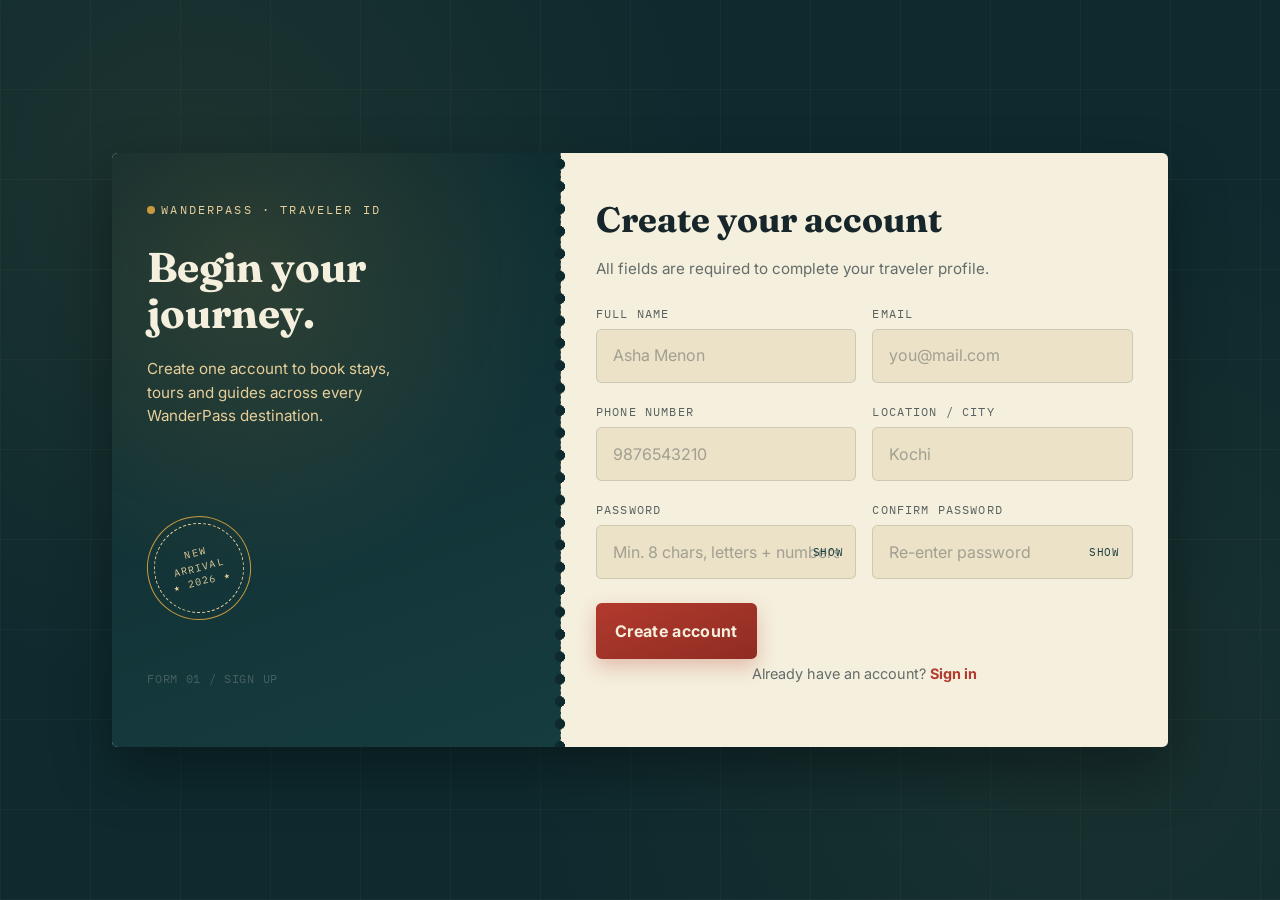
<file: index.html>
<!DOCTYPE html>
<html lang="en">
<head>
<meta charset="UTF-8" />
<meta http-equiv="refresh" content="0; url=signup.html" />
<title>WanderPass</title>
</head>
<body>
<p>Redirecting to <a href="signup.html">sign up</a>…</p>
</body>
</html>
</file>
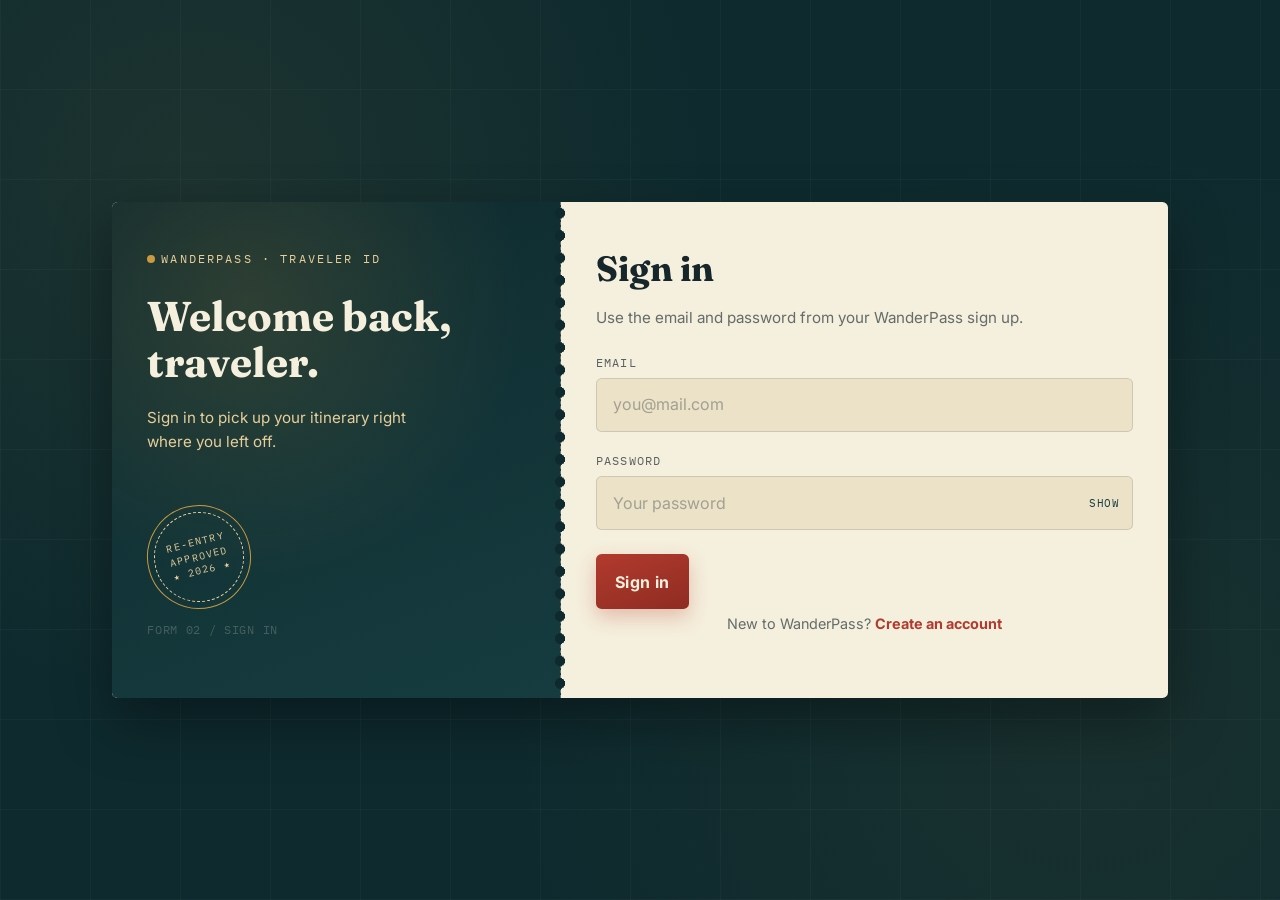
<file: landing.html>
<!DOCTYPE html>
<html lang="en">
<head>
<meta charset="UTF-8" />
<meta name="viewport" content="width=device-width, initial-scale=1.0" />
<title>Explore — WanderPass</title>
<link rel="preconnect" href="https://fonts.googleapis.com" />
<link href="https://fonts.googleapis.com/css2?family=Fraunces:opsz,wght@9..144,500;9..144,600&family=Inter:wght@400;500;600;700&family=IBM+Plex+Mono:wght@400;500&display=swap" rel="stylesheet" />
<link rel="stylesheet" href="css/style.css" />
</head>
<body>
<div class="landing">
  <nav class="landing__nav">
    <span class="brand">WanderPass</span>
    <button id="logout-btn" type="button">Sign out</button>
  </nav>

  <section class="landing__hero">
    <span class="eyebrow">Traveler Dashboard</span>
    <h1>Welcome, <span id="welcome-name">Traveler</span> — where to next?</h1>
    <p>You're signed in. Browse a few of this season's most-booked destinations below, hand-picked from your WanderPass profile.</p>
  </section>

  <div class="landing__grid">
    <article class="dest-card">
      <h3>Munnar Highlands</h3>
      <p>Misty tea estates and cool hill-station air, best visited October through March.</p>
    </article>
    <article class="dest-card">
      <h3>Alleppey Backwaters</h3>
      <p>Houseboat cruises through palm-lined canals — a slow, scenic way to see Kerala.</p>
    </article>
    <article class="dest-card">
      <h3>Fort Kochi</h3>
      <p>Colonial streets, Chinese fishing nets, and a food scene worth the detour.</p>
    </article>
  </div>
</div>

<script src="js/store.js"></script>
<script src="js/landing.js"></script>
</body>
</html>
</file>
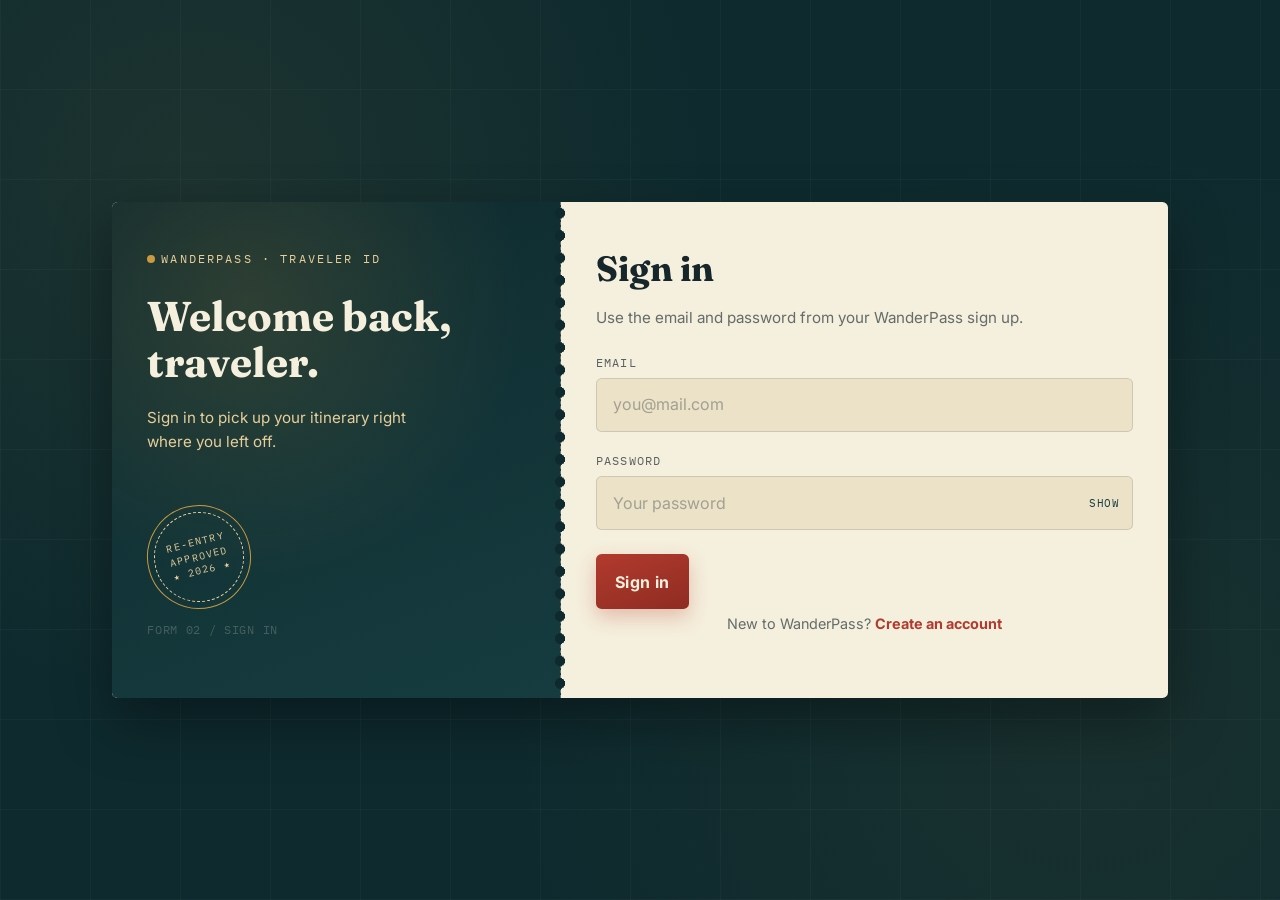
<file: signin.html>
<!DOCTYPE html>
<html lang="en">
<head>
<meta charset="UTF-8" />
<meta name="viewport" content="width=device-width, initial-scale=1.0" />
<title>Sign In — WanderPass</title>
<meta name="description" content="Sign in to your WanderPass traveler account." />
<link rel="preconnect" href="https://fonts.googleapis.com" />
<link href="https://fonts.googleapis.com/css2?family=Fraunces:opsz,wght@9..144,500;9..144,600&family=Inter:wght@400;500;600;700&family=IBM+Plex+Mono:wght@400;500&display=swap" rel="stylesheet" />
<link rel="stylesheet" href="css/style.css" />
</head>
<body>
<main class="voyage-bg">
  <section class="ticket">
    <div class="ticket__stub">
      <div>
        <span class="ticket__mark">WanderPass · Traveler ID</span>
        <h1 class="ticket__title">Welcome back, traveler.</h1>
        <p class="ticket__lede">Sign in to pick up your itinerary right where you left off.</p>
      </div>
      <div class="stamp" aria-hidden="true">
        <span>Re-Entry<br />Approved<br />★ 2026 ★</span>
      </div>
      <p class="ticket__footer-note">FORM 02 / SIGN&nbsp;IN</p>
    </div>

    <div class="ticket__form-panel">
      <div class="panel-head">
        <h2>Sign in</h2>
        <p>Use the email and password from your WanderPass sign up.</p>
      </div>

      <div id="signin-banner" class="form-banner" role="alert"></div>

      <form id="signin-form" novalidate>
        <div class="field" id="email-field">
          <label for="email">Email</label>
          <div class="input-wrap">
            <input type="email" id="email" name="email" placeholder="you@mail.com" autocomplete="email" />
          </div>
          <div class="hint" id="email-hint"></div>
        </div>

        <div class="field" id="password-field">
          <label for="password">Password</label>
          <div class="input-wrap">
            <input type="password" id="password" name="password" placeholder="Your password" autocomplete="current-password" />
            <button type="button" class="pw-toggle" data-target="password" aria-pressed="false">Show</button>
          </div>
          <div class="hint" id="password-hint"></div>
        </div>

        <button type="submit" class="btn-primary">Sign in</button>
        <p class="switch-line">New to WanderPass? <a href="signup.html">Create an account</a></p>
      </form>
    </div>
  </section>
</main>

<script src="js/validators.js"></script>
<script src="js/store.js"></script>
<script src="js/signin.js"></script>
</body>
</html>
</file>
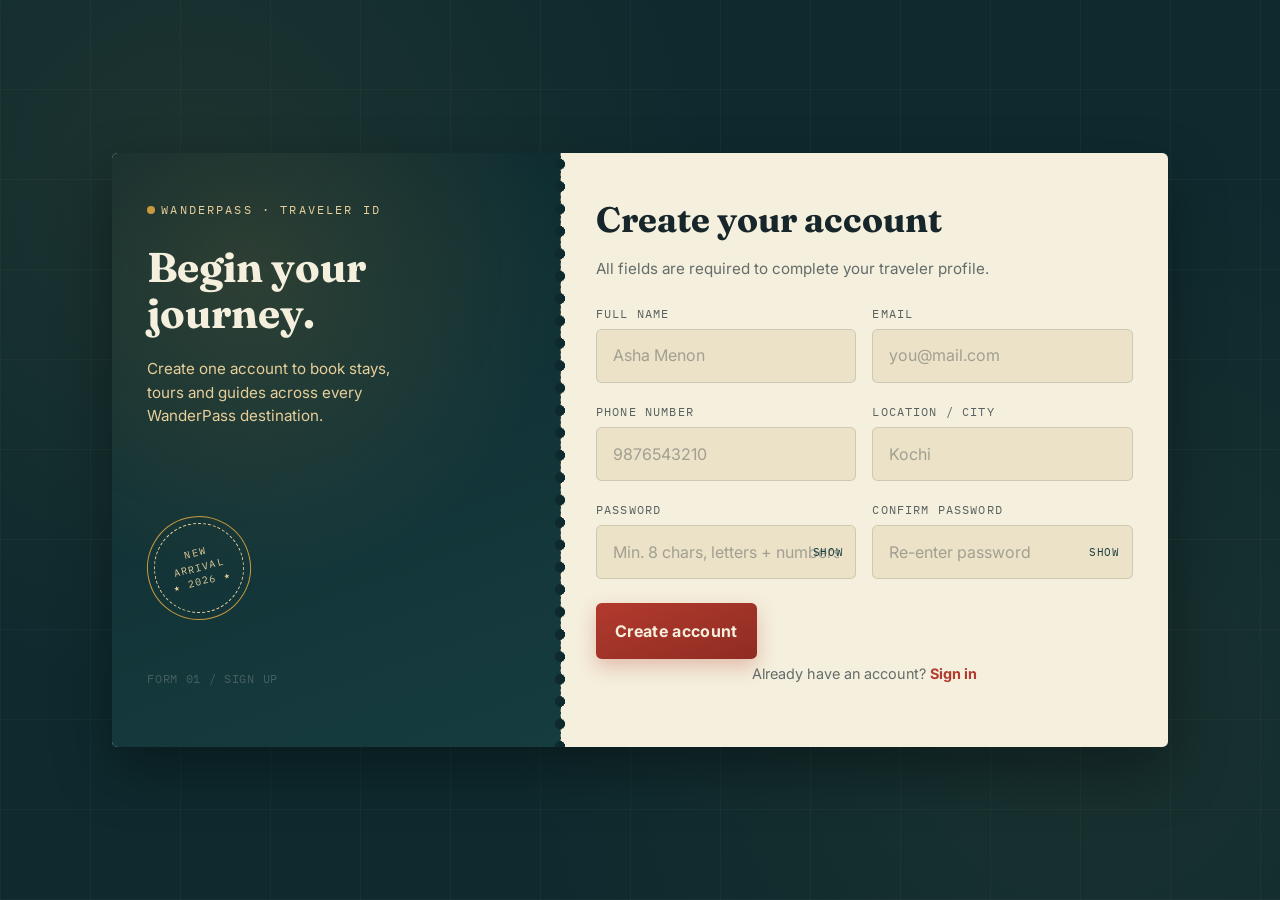
<file: signup.html>
<!DOCTYPE html>
<html lang="en">
<head>
<meta charset="UTF-8" />
<meta name="viewport" content="width=device-width, initial-scale=1.0" />
<title>Sign Up — WanderPass</title>
<meta name="description" content="Create your WanderPass traveler account." />
<link rel="preconnect" href="https://fonts.googleapis.com" />
<link href="https://fonts.googleapis.com/css2?family=Fraunces:opsz,wght@9..144,500;9..144,600&family=Inter:wght@400;500;600;700&family=IBM+Plex+Mono:wght@400;500&display=swap" rel="stylesheet" />
<link rel="stylesheet" href="css/style.css" />
</head>
<body>
<main class="voyage-bg">
  <section class="ticket">
    <div class="ticket__stub">
      <div>
        <span class="ticket__mark">WanderPass · Traveler ID</span>
        <h1 class="ticket__title">Begin your journey.</h1>
        <p class="ticket__lede">Create one account to book stays, tours and guides across every WanderPass destination.</p>
      </div>
      <div class="stamp" aria-hidden="true">
        <span>New<br />Arrival<br />★ 2026 ★</span>
      </div>
      <p class="ticket__footer-note">FORM 01 / SIGN&nbsp;UP</p>
    </div>

    <div class="ticket__form-panel">
      <div class="panel-head">
        <h2>Create your account</h2>
        <p>All fields are required to complete your traveler profile.</p>
      </div>

      <div id="signup-banner" class="form-banner" role="alert"></div>

      <form id="signup-form" novalidate>
        <div class="field-grid cols-2">
          <div class="field" id="fullName-field">
            <label for="fullName">Full name</label>
            <div class="input-wrap">
              <input type="text" id="fullName" name="fullName" placeholder="Asha Menon" autocomplete="name" />
            </div>
            <div class="hint" id="fullName-hint"></div>
          </div>

          <div class="field" id="email-field">
            <label for="email">Email</label>
            <div class="input-wrap">
              <input type="email" id="email" name="email" placeholder="you@mail.com" autocomplete="email" />
            </div>
            <div class="hint" id="email-hint"></div>
          </div>
        </div>

        <div class="field-grid cols-2">
          <div class="field" id="phone-field">
            <label for="phone">Phone number</label>
            <div class="input-wrap">
              <input type="tel" id="phone" name="phone" placeholder="9876543210" autocomplete="tel" inputmode="numeric" maxlength="10" />
            </div>
            <div class="hint" id="phone-hint"></div>
          </div>

          <div class="field" id="city-field">
            <label for="city">Location / City</label>
            <div class="input-wrap">
              <input type="text" id="city" name="city" placeholder="Kochi" autocomplete="address-level2" />
            </div>
            <div class="hint" id="city-hint"></div>
          </div>
        </div>

        <div class="field-grid cols-2">
          <div class="field" id="password-field">
            <label for="password">Password</label>
            <div class="input-wrap">
              <input type="password" id="password" name="password" placeholder="Min. 8 chars, letters + numbers" autocomplete="new-password" />
              <button type="button" class="pw-toggle" data-target="password" aria-pressed="false">Show</button>
            </div>
            <div class="hint" id="password-hint"></div>
          </div>

          <div class="field" id="confirmPassword-field">
            <label for="confirmPassword">Confirm password</label>
            <div class="input-wrap">
              <input type="password" id="confirmPassword" name="confirmPassword" placeholder="Re-enter password" autocomplete="new-password" />
              <button type="button" class="pw-toggle" data-target="confirmPassword" aria-pressed="false">Show</button>
            </div>
            <div class="hint" id="confirmPassword-hint"></div>
          </div>
        </div>

        <button type="submit" class="btn-primary">Create account</button>
        <p class="switch-line">Already have an account? <a href="signin.html">Sign in</a></p>
      </form>
    </div>
  </section>
</main>

<script src="js/validators.js"></script>
<script src="js/store.js"></script>
<script src="js/signup.js"></script>
</body>
</html>
</file>
<file: css/style.css>
/* =========================================================
   WANDERPASS — Auth pages for a tourism platform
   Design language: passport cover x boarding-pass stub
   ========================================================= */

:root {
  /* -- Color tokens -- */
  --ink: #16262b;          /* deep ink navy — primary text */
  --teal-deep: #0e2a2e;    /* passport cover teal — dark panel bg */
  --teal-mid: #163c3f;     /* secondary dark surface */
  --paper: #f5efdd;        /* passport page cream — card bg */
  --paper-dim: #ece2c8;    /* recessed paper (inputs) */
  --gold: #c99a3e;         /* foil / visa gold */
  --gold-soft: #e7cf9a;
  --stamp-red: #b23a2e;    /* ink-stamp red — accent + errors-adjacent but NOT error color */
  --ok-green: #3f7d5c;     /* success green */
  --error-red: #a3312a;    /* validation error */
  --line: rgba(22, 38, 43, 0.14);
  --line-on-dark: rgba(245, 239, 221, 0.22);

  /* -- Type -- */
  --font-display: "Fraunces", "Georgia", serif;
  --font-body: "Inter", "Segoe UI", sans-serif;
  --font-mono: "IBM Plex Mono", "Courier New", monospace;

  /* -- Scale (relative units) -- */
  --step-0: 1rem;
  --step-1: 1.25rem;
  --step-2: 1.6rem;
  --step-3: 2.2rem;
  --step-4: 3rem;
  --radius: 0.35rem;
  --gutter: clamp(1.25rem, 4vw, 3rem);
}

* { box-sizing: border-box; }

html { font-size: 100%; } /* 16px baseline, all sizing below is rem/em */

body {
  margin: 0;
  font-family: var(--font-body);
  color: var(--ink);
  background: var(--teal-deep);
  line-height: 1.55;
  -webkit-font-smoothing: antialiased;
}

a { color: inherit; }

h1, h2, h3 {
  font-family: var(--font-display);
  margin: 0 0 0.5em;
  line-height: 1.1;
}

/* Visible keyboard focus everywhere */
a:focus-visible,
button:focus-visible,
input:focus-visible {
  outline: 0.15rem solid var(--gold);
  outline-offset: 0.15rem;
}

/* =========================================================
   Background texture — faint compass / lat-long lines
   ========================================================= */
.voyage-bg {
  min-height: 100vh;
  width: 100%;
  display: flex;
  align-items: center;
  justify-content: center;
  padding: var(--gutter);
  background-image:
    radial-gradient(circle at 15% 20%, rgba(201, 154, 62, 0.08), transparent 40%),
    radial-gradient(circle at 85% 80%, rgba(201, 154, 62, 0.06), transparent 45%),
    repeating-linear-gradient(0deg, rgba(245,239,221,0.03) 0 1px, transparent 1px 90px),
    repeating-linear-gradient(90deg, rgba(245,239,221,0.03) 0 1px, transparent 1px 90px);
}

/* =========================================================
   Ticket card — split boarding-pass layout
   ========================================================= */
.ticket {
  width: 100%;
  max-width: 62rem;
  background: var(--paper);
  border-radius: var(--radius);
  box-shadow: 0 1.5rem 3.5rem rgba(0,0,0,0.35);
  display: grid;
  grid-template-columns: 1fr;
  overflow: hidden;
  position: relative;
}

@media (min-width: 769px) {
  .ticket { grid-template-columns: 0.85fr 1.15fr; }
}

/* --- Left stub: dark cover panel with stamp signature --- */
.ticket__stub {
  background:
    radial-gradient(circle at 30% 20%, rgba(201,154,62,0.16), transparent 55%),
    linear-gradient(160deg, var(--teal-deep), var(--teal-mid));
  color: var(--paper);
  padding: var(--step-3) var(--step-2);
  display: flex;
  flex-direction: column;
  justify-content: space-between;
  position: relative;
}

.ticket__mark {
  font-family: var(--font-mono);
  font-size: 0.75rem;
  letter-spacing: 0.18em;
  text-transform: uppercase;
  color: var(--gold-soft);
  display: flex;
  align-items: center;
  gap: 0.5em;
}
.ticket__mark::before {
  content: "";
  width: 0.5rem;
  height: 0.5rem;
  border-radius: 50%;
  background: var(--gold);
  display: inline-block;
}

.ticket__title {
  font-size: clamp(1.8rem, 3vw + 1rem, 2.6rem);
  color: var(--paper);
  margin-top: var(--step-2);
}

.ticket__lede {
  font-size: 0.95rem;
  color: var(--gold-soft);
  max-width: 26ch;
}

/* The stamp: a rotated circular "visa" mark, the page's signature element */
.stamp {
  align-self: flex-start;
  width: 6.5rem;
  height: 6.5rem;
  border-radius: 50%;
  border: 0.12rem solid var(--gold);
  display: flex;
  align-items: center;
  justify-content: center;
  transform: rotate(-14deg);
  position: relative;
  margin-top: var(--step-3);
}
.stamp::before {
  content: "";
  position: absolute;
  inset: 0.35rem;
  border: 0.05rem dashed var(--gold-soft);
  border-radius: 50%;
}
.stamp span {
  font-family: var(--font-mono);
  font-size: 0.62rem;
  letter-spacing: 0.14em;
  text-transform: uppercase;
  text-align: center;
  color: var(--gold-soft);
  line-height: 1.5;
}

.ticket__footer-note {
  font-family: var(--font-mono);
  font-size: 0.72rem;
  color: var(--line-on-dark);
  letter-spacing: 0.06em;
}

/* --- Perforated divider between stub and form (desktop) --- */
@media (min-width: 769px) {
  .ticket__stub {
    border-right: 0.09rem dashed rgba(245,239,221,0.35);
  }
  .ticket__stub::after {
    content: "";
    position: absolute;
    right: -0.55rem;
    top: 0; bottom: 0;
    width: 1.1rem;
    background-image: radial-gradient(circle, var(--teal-deep) 0.32rem, transparent 0.33rem);
    background-size: 1.1rem 1.4rem;
    background-repeat: repeat-y;
  }
}

/* --- Right panel: the actual form --- */
.ticket__form-panel {
  padding: var(--step-3) var(--step-2);
  display: flex;
  flex-direction: column;
  gap: var(--step-1);
}

.panel-head { margin-bottom: 0.25em; }
.panel-head h2 { font-size: var(--step-3); }
.panel-head p {
  margin: 0;
  color: rgba(22,38,43,0.65);
  font-size: 0.95rem;
}

/* =========================================================
   Form elements
   ========================================================= */
.field {
  display: flex;
  flex-direction: column;
  gap: 0.4rem;
}

.field label {
  font-family: var(--font-mono);
  font-size: 0.72rem;
  text-transform: uppercase;
  letter-spacing: 0.1em;
  color: rgba(22,38,43,0.7);
}

.field .input-wrap {
  position: relative;
  display: flex;
  align-items: center;
}

.field input {
  width: 100%;
  font: inherit;
  font-size: 1rem;
  padding: 0.85em 1em;
  border-radius: var(--radius);
  border: 0.09rem solid var(--line);
  background: var(--paper-dim);
  color: var(--ink);
  transition: border-color 0.15s ease, background 0.15s ease;
}

.field input::placeholder { color: rgba(22,38,43,0.35); }

.field input:focus {
  border-color: var(--teal-mid);
  background: #fffdf6;
  outline: none;
}

/* Validation states — color + icon-free inline text for a11y */
.field.is-valid input {
  border-color: var(--ok-green);
  background: #f2f8f4;
}
.field.is-invalid input {
  border-color: var(--error-red);
  background: #fbf1ef;
}

.field .hint {
  min-height: 1.1em;
  font-size: 0.78rem;
  color: rgba(22,38,43,0.5);
}
.field.is-invalid .hint {
  color: var(--error-red);
  font-weight: 600;
}
.field.is-valid .hint {
  color: var(--ok-green);
}

/* Password toggle */
.pw-toggle {
  position: absolute;
  right: 0.6em;
  background: none;
  border: none;
  cursor: pointer;
  font-family: var(--font-mono);
  font-size: 0.68rem;
  letter-spacing: 0.06em;
  text-transform: uppercase;
  color: var(--teal-mid);
  padding: 0.4em 0.6em;
  border-radius: 0.25rem;
}
.pw-toggle:hover { background: rgba(22,38,43,0.06); }

/* Submit button */
.btn-primary {
  margin-top: 0.25rem;
  font: inherit;
  font-weight: 700;
  font-size: 1rem;
  letter-spacing: 0.02em;
  color: var(--paper);
  background: linear-gradient(160deg, var(--stamp-red), #8f2c22);
  border: none;
  border-radius: var(--radius);
  padding: 0.95em 1.2em;
  cursor: pointer;
  transition: transform 0.12s ease, box-shadow 0.12s ease;
  box-shadow: 0 0.5rem 1.2rem rgba(178,58,46,0.28);
}
.btn-primary:hover { transform: translateY(-0.08rem); }
.btn-primary:active { transform: translateY(0); }
.btn-primary:disabled {
  opacity: 0.55;
  cursor: not-allowed;
  transform: none;
}

.form-banner {
  border-radius: var(--radius);
  padding: 0.8em 1em;
  font-size: 0.88rem;
  display: none;
}
.form-banner.show { display: block; }
.form-banner.error {
  background: #fbf1ef;
  color: var(--error-red);
  border: 0.06rem solid var(--error-red);
}
.form-banner.success {
  background: #f2f8f4;
  color: var(--ok-green);
  border: 0.06rem solid var(--ok-green);
}

.switch-line {
  text-align: center;
  font-size: 0.9rem;
  color: rgba(22,38,43,0.65);
  margin-top: 0.25rem;
}
.switch-line a {
  color: var(--stamp-red);
  font-weight: 700;
  text-decoration: none;
  border-bottom: 0.09rem solid transparent;
}
.switch-line a:hover { border-color: var(--stamp-red); }

/* Two-up grid for Name/Email etc on tablet+ */
.field-grid {
  display: grid;
  grid-template-columns: 1fr;
  gap: var(--step-0);
}
@media (min-width: 481px) {
  .field-grid.cols-2 { grid-template-columns: 1fr 1fr; }
}

/* =========================================================
   Landing page (post-auth)
   ========================================================= */
.landing {
  min-height: 100vh;
  background: var(--teal-deep);
  color: var(--paper);
  display: flex;
  flex-direction: column;
}
.landing__nav {
  display: flex;
  align-items: center;
  justify-content: space-between;
  padding: var(--step-1) var(--gutter);
  border-bottom: 0.06rem solid var(--line-on-dark);
}
.landing__nav .brand {
  font-family: var(--font-display);
  font-size: 1.3rem;
}
.landing__nav button {
  font-family: var(--font-mono);
  font-size: 0.78rem;
  letter-spacing: 0.08em;
  text-transform: uppercase;
  background: transparent;
  color: var(--gold-soft);
  border: 0.09rem solid var(--line-on-dark);
  border-radius: var(--radius);
  padding: 0.6em 1em;
  cursor: pointer;
}
.landing__nav button:hover { border-color: var(--gold); color: var(--gold); }

.landing__hero {
  flex: 1;
  display: grid;
  place-items: center;
  text-align: center;
  padding: var(--step-4) var(--gutter);
}
.landing__hero .eyebrow {
  font-family: var(--font-mono);
  font-size: 0.78rem;
  letter-spacing: 0.18em;
  text-transform: uppercase;
  color: var(--gold-soft);
}
.landing__hero h1 {
  font-size: clamp(2.2rem, 5vw + 1rem, 4rem);
  max-width: 20ch;
  margin: 0.4em auto 0.3em;
}
.landing__hero p {
  max-width: 46ch;
  margin: 0 auto;
  color: rgba(245,239,221,0.75);
  font-size: 1.05rem;
}
.landing__grid {
  display: grid;
  grid-template-columns: 1fr;
  gap: var(--step-1);
  max-width: 68rem;
  margin: var(--step-3) auto 0;
  padding: 0 var(--gutter) var(--step-4);
}
@media (min-width: 769px) {
  .landing__grid { grid-template-columns: repeat(3, 1fr); }
}
.dest-card {
  background: var(--teal-mid);
  border: 0.06rem solid var(--line-on-dark);
  border-radius: var(--radius);
  padding: var(--step-1);
}
.dest-card h3 { font-size: 1.15rem; margin-bottom: 0.3em; }
.dest-card p { margin: 0; color: rgba(245,239,221,0.7); font-size: 0.92rem; }

/* =========================================================
   Responsive breakpoints (mobile ≤768, tablet 769–1024, desktop >1024)
   ========================================================= */
@media (max-width: 768px) {
  .ticket__stub { padding: var(--step-2) var(--step-1); }
  .ticket__form-panel { padding: var(--step-2) var(--step-1); }
  .stamp { width: 5.2rem; height: 5.2rem; margin-top: var(--step-1); }
  .ticket__title { font-size: 1.7rem; }
}

@media (min-width: 769px) and (max-width: 1024px) {
  .ticket { max-width: 48rem; }
}

@media (min-width: 1025px) {
  .ticket { max-width: 66rem; }
  .ticket__stub { padding: var(--step-4) var(--step-3); }
  .ticket__form-panel { padding: var(--step-4) var(--step-3); }
}
</file>
